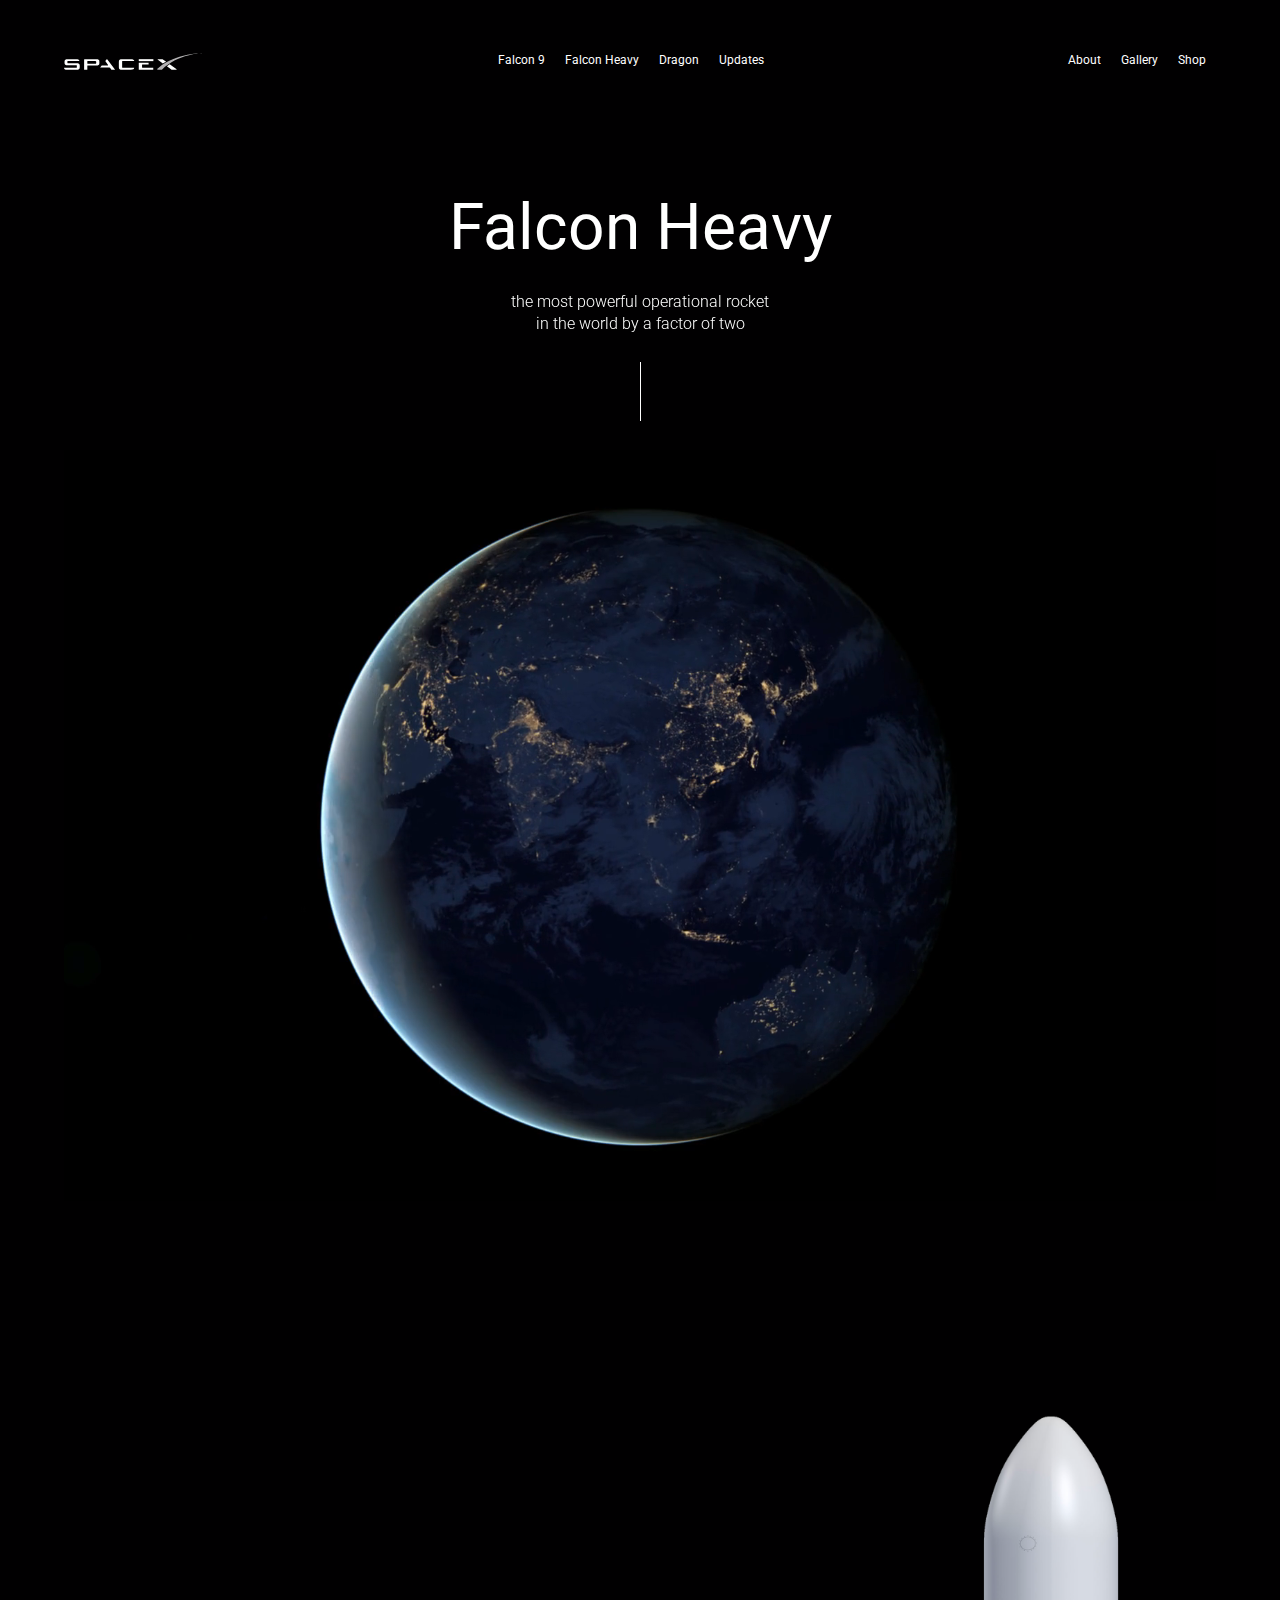
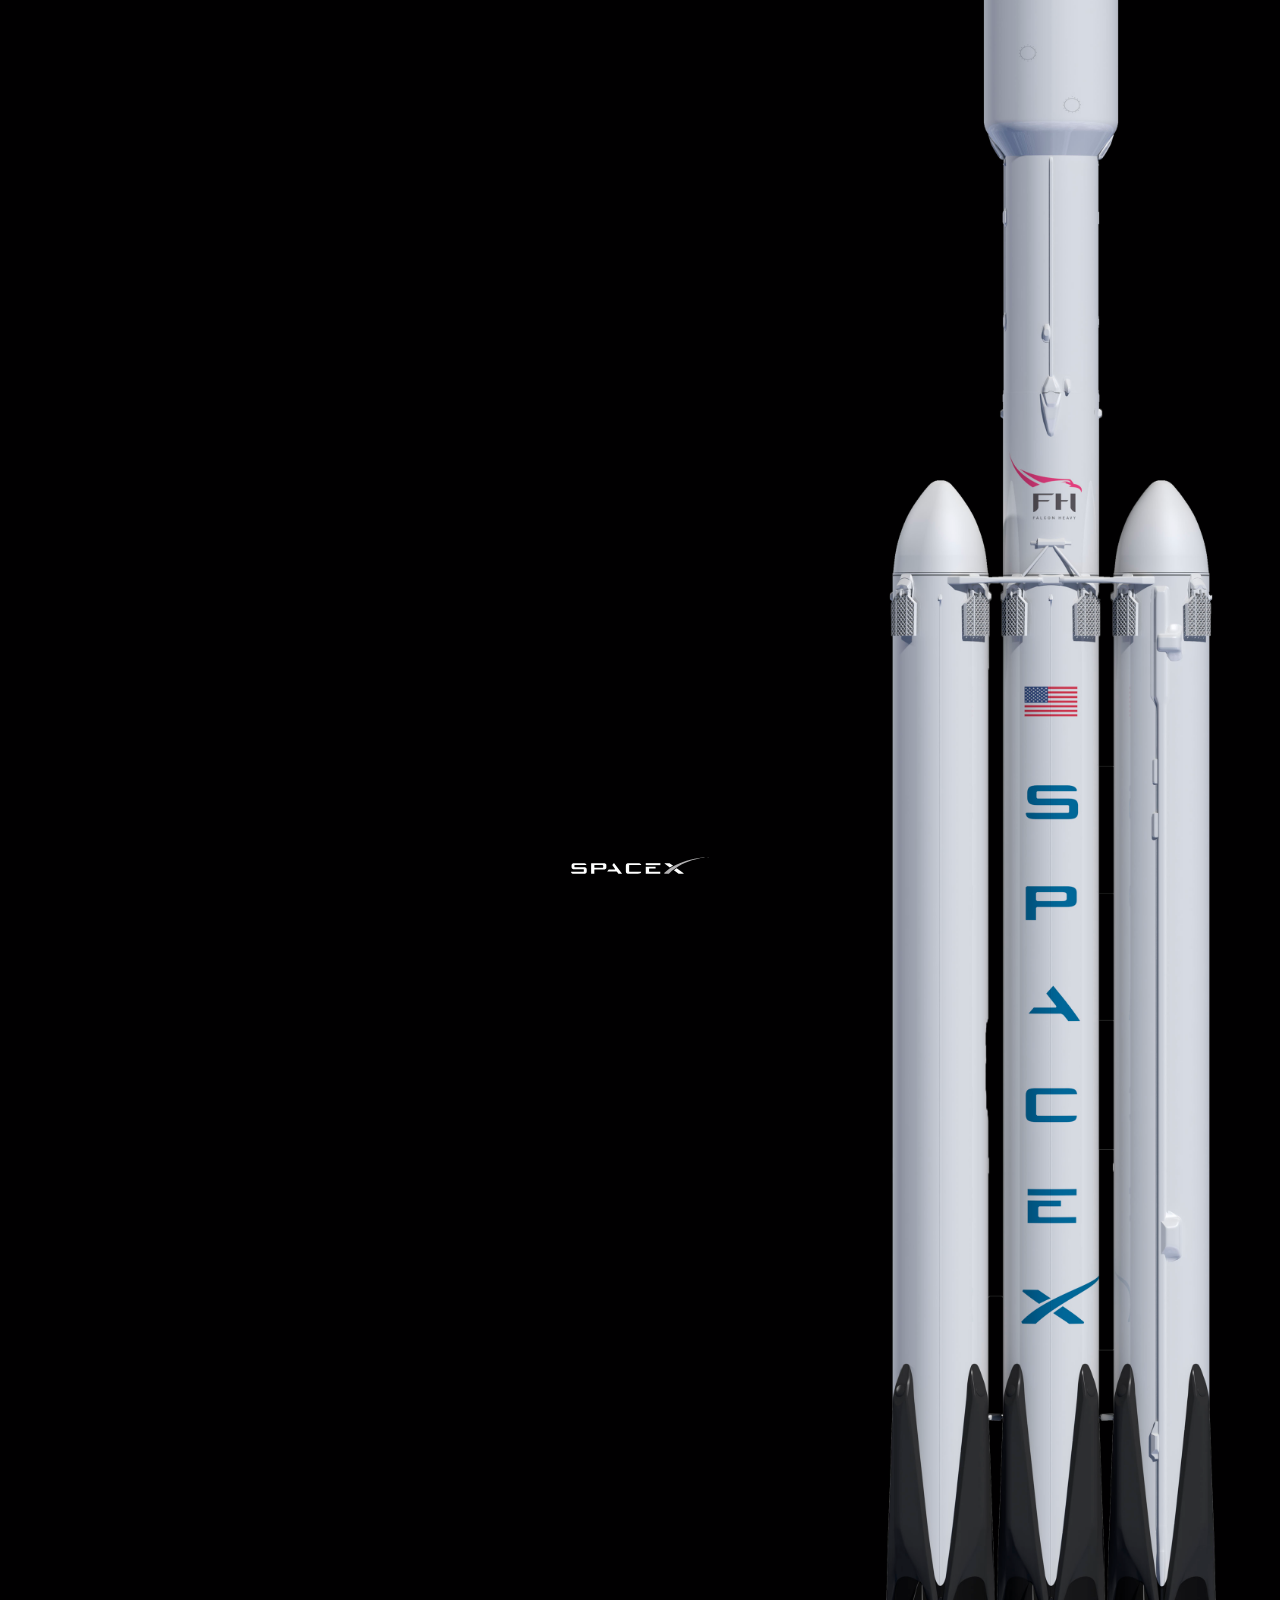
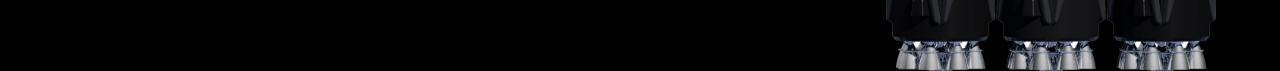
<file: index.html>
<!DOCTYPE html>
<html lang="en">
  <head>
    <meta charset="UTF-8" />
    <meta name="viewport" content="width=device-width, initial-scale=1.0" />
    <title>Space Y</title>
    <link
      href="https://fonts.googleapis.com/css2?family=Roboto:wght@400;700&display=swap"
      rel="stylesheet"
    />
    <link rel="stylesheet" href="css/vidbg.css" />
    <link rel="stylesheet" href="css/style.css" />
    <link href="https://unpkg.com/aos@2.3.1/dist/aos.css" rel="stylesheet">

  </head>
  <body>
    <header class="header">
      <img src="img/logo.svg" alt="Logo Space X" class="logo" />
      <nav class="main-nav">
        <ul class="list">
          <li class="item">
            <a href="#" class="item-link">Falcon 9</a>
          </li>
          <li class="item">
            <a href="#" class="item-link">Falcon Heavy</a>
          </li>
          <li class="item">
            <a href="#" class="item-link">Dragon</a>
          </li>
          <li class="item">
            <a href="#" class="item-link">Updates</a>
          </li>
        </ul>
      </nav>
      <nav class="secondary-nav">
        <ul class="list">
          <li class="item">
            <a href="#" class="item-link">About</a>
          </li>
          <li class="item">
            <a href="#" class="item-link">Gallery</a>
          </li>
          <li class="item">
            <a href="#" class="item-link">Shop</a>
          </li>
        </ul>
      </nav>
    </header>
    <section class="main">
      <h1 class="title"  data-aos="fade-right">Falcon Heavy</h1>
      <p class="description" data-aos="fade-left">
        The most powerful operational rocket in the world by a factor of two
      </p>
    </section>
    <div class="video"></div>
    <section class="features">
      <div class="owerview">
        <h2 class="features-title" data-aos="fade-down">
          Falcon Heavy Overview
        </h2>
        <table class="table" data-aos="zoom-out-down">
          <tr>
            <td class="table-column">HEIGHT</td>
            <td class="table-column">70 m / 229.6 ft</td>
          </tr>
          <tr>
            <td class="table-column">DIAMETER</td>
            <td class="table-column">12.2 m / 39.9 ft</td>
          </tr>
          <tr>
            <td class="table-column">MASS</td>
            <td class="table-column">1,420,788 kg / 3,125,735 lb</td>
          </tr>
          <tr>
            <td class="table-column">PAYLOAD TO LEO</td>
            <td class="table-column">63,800 kg / 140,660 lb</td>
          </tr>
          <tr>
            <td class="table-column">PAYLOAD TO GTO</td>
            <td class="table-column">26,700 kg / 58,860 lb</td>
          </tr>
          <tr>
            <td class="table-column">PAYLOAD TO MARS</td>
            <td class="table-column">16,800 kg / 37,040 lb</td>
          </tr>
        </table>
        <img src="./img/rocket.png" 
        alt="Ракета" 
        class="rocket"
        data-rellax-speed="14">


        <h2 class="features-title" data-aos="fade-down">
          UNMATCHED PERFORMANCE
        </h2>
        <p class="features-text" data-aos="zoom-out-down">
          With more than 5 million pounds of thrust at liftoff, Falcon Heavy is the most capable rocket flying. By comparison, the liftoff thrust of the Falcon Heavy equals approximately eighteen 747 aircraft at full power. Falcon Heavy can lift the equivalent of a fully loaded 737 jetliner—complete with passengers, luggage and fuel—to orbit.
        </p>
      </div>
    </section>

    <footer class="footer">
      <img src="img/logo.svg" alt="Логотип SpaceX" class="logo" >
      <nav class="footer-nav" data-aos="zoom-out-down">
        <ul class="list">
          <li class="item">
            <a href="#" class="item-link">Twitter</a>
          </li>
          <li class="item">
            <a href="#" class="item-link">Youtube</a>
          </li>
          <li class="item">
            <a href="#" class="item-link">Instagram</a>
          </li>
          <li class="item">
            <a href="#" class="item-link">Flickr</a>
          </li>
          <li class="item">
            <a href="#" class="item-link">LinkedIn</a>
          </li>
          <li class="item">
            <a href="#" class="item-link">Privacy</a>
          </li>
          <li class="item">
            <a href="#" class="item-link">Policy</a>
          </li>
        </ul>
      </nav>
      <p class="footer-text" data-aos="fade-down">
        For additional questions, contact <a class="footer-link" href="mailto:rideshare@spacex.com">rideshare@spacex.com</a>
      </p>
      <a href="#" class="button" data-aos="zoom-out-down">Contact us</a>
    </footer>



    <script src="https://unpkg.com/aos@2.3.1/dist/aos.js"></script>
    <script src="js/vidbg.js"></script>
    <script src="js/rellax.min.js"></script>
    <script src="js/main.js"></script>
  </body>
</html>
</file>
<file: css/vidbg.css>
.vidbg-container{position:absolute;z-index:-1;top:0;right:0;bottom:0;left:0;overflow:hidden;background-size:cover;background-repeat:no-repeat;background-position:center center}.vidbg-container video{position:absolute;margin:0;top:50%;left:50%;transform:translate(-50%, -50%);transition:0.25s opacity ease-in-out;max-width:none;opacity:0}.vidbg-overlay{position:absolute;top:0;right:0;bottom:0;left:0}
</file>
<file: css/style.css>
body {
  background: #010001;
  color: #fff;
  margin: 0;
  padding-top: 53px;
  font-family: "Roboto", sans-serif;
}
.header {
  max-width: 1230px;
  width: 90%;
  margin: auto;
  display: flex;
  justify-content: space-between;
}
.list {
  margin: 0;
  padding: 0;
  display: flex;
  list-style: none;
}
.item-link {
  color: #ffffff;
  text-decoration: none;
  margin-left: 10px;
  margin-right: 10px;
  font-size: 12px;
  line-height: 14px;
}

.main {
  text-align: center;
  padding-top: 120px;
  padding-bottom: 30px;
}

.title {
  font-family: "Roboto";
font-size: 64px;
font-style: normal;
font-weight: 400;
line-height: normal;
margin-bottom: 26px;
margin-top: 0;
}

.description {
  font-family: "Roboto";
font-size: 16px;
font-style: normal;
font-weight: 300;
line-height: 140%; /* 22.4px */
text-transform: lowercase;

max-width: 268px;
margin: auto;
}

.description::after {
  content: "";
  width: 1px;
  height: 59px;
  background-color: #fff;
  display: block;
  margin: auto;
  margin-top: 26px;
}

.video {
  max-width: 1230px;
  width: 90%;
  margin: auto;
  height: 750px;
}

.features {
  max-width: 1230px;
  width: 90%;
  margin: auto;
  padding: 0px 0;
  position: relative;
}

.features-title {
  font-size: 24px;
font-style: normal;
font-weight: 700;
line-height: 140%; /* 33.6px */
text-transform: uppercase;
max-width: 177px;
margin-bottom: 45px;
}
.table {
  margin-bottom: 200px
}
.table-column {
  width: 300px;
  padding-top: 7px;
  padding-bottom: 7px;

}

.features-text {
  font-family: "Roboto";
font-size: 16px;
font-style: normal;
font-weight: 400;
line-height: 179.688%;
width: 540px;
}

.rocket {
  position: absolute;
  top: 100px;
  right: 0;
  z-index: 99;
  max-width: 330px;
}

.footer {
  margin-top: 327px;
  padding: 130px 0;
  display: flex;
  flex-direction: column;
  align-items: center;
}

.footer-nav .item-link {
  font-family: "Roboto";
font-size: 18px;
line-height: 21px;
}

.footer .logo {
  margin-bottom: 43px;
}
.item {
  display: inline-flex;
align-items: center;
gap: 20px;
}

.footer-nav {
  
  margin-bottom: 28px;
}

.footer-text {
  color: #808088;
  font-size: 18px;
  line-height: 21px;
  margin-top: 0;
  margin-bottom: 30px;
}
.footer-link {
  text-decoration: none;
  color: #808088;
}

.button {
  color: #fff;
  min-width: 260px;
  padding: 20px;
  text-align: center;
  border-radius: 6px;
  border: 2px solid #FFF;
  text-decoration: none;
  margin: 0 auto;
  font-size: 18px;
  }


  @media (max-width: 960px) {
    .rocket {
       max-width: 230px;
    }
    .table-column {
      width: 250px;
    }
    .footer {
      margin-top: 0;
    }
  } 

  @media (max-width: 730px) {
    .header {
      flex-direction: column;
      align-items: center;
    }
    .header .logo {
      margin-bottom: 20px;
    }
    .header .main-nav {
      margin-bottom: 20px;
    } 
    .rocket {
      max-width: 180px;
    }
    .video {
      width: 100%;
    }
    .features-text {
      max-width: 100%;
    }
  
  }

  @media (max-width: 576px) {
    .rocket {
      position: static;
      margin-bottom: 66px;
      display: flex;
      padding-left: 30%;
      margin-top: 30px;
    }
    .table {
      margin-bottom: 0;
    }
    .table-column {
      font-size: 14px;
      width: 150px;
    }
    .footer-nav .list{
      flex-wrap: wrap;
      align-items: center;
      justify-content: center;
    }
    .footer-nav .item {
      text-align: center;
    }
    .footer {
      margin-top: 0;
      text-align: center;
    }
    .main {
      padding-top: 50px;
      }
    .features {
      padding-bottom: 0;
    }
    }
  

    @media (max-width: 500px) { 
      .rocket {
        max-width: 30%;
        max-height: 30%;
        padding-left: 155px;
      }
    }

    
    @media (max-width: 320px) { 
      .rocket {

        padding-left: 105px;
      }
    }
</file>
